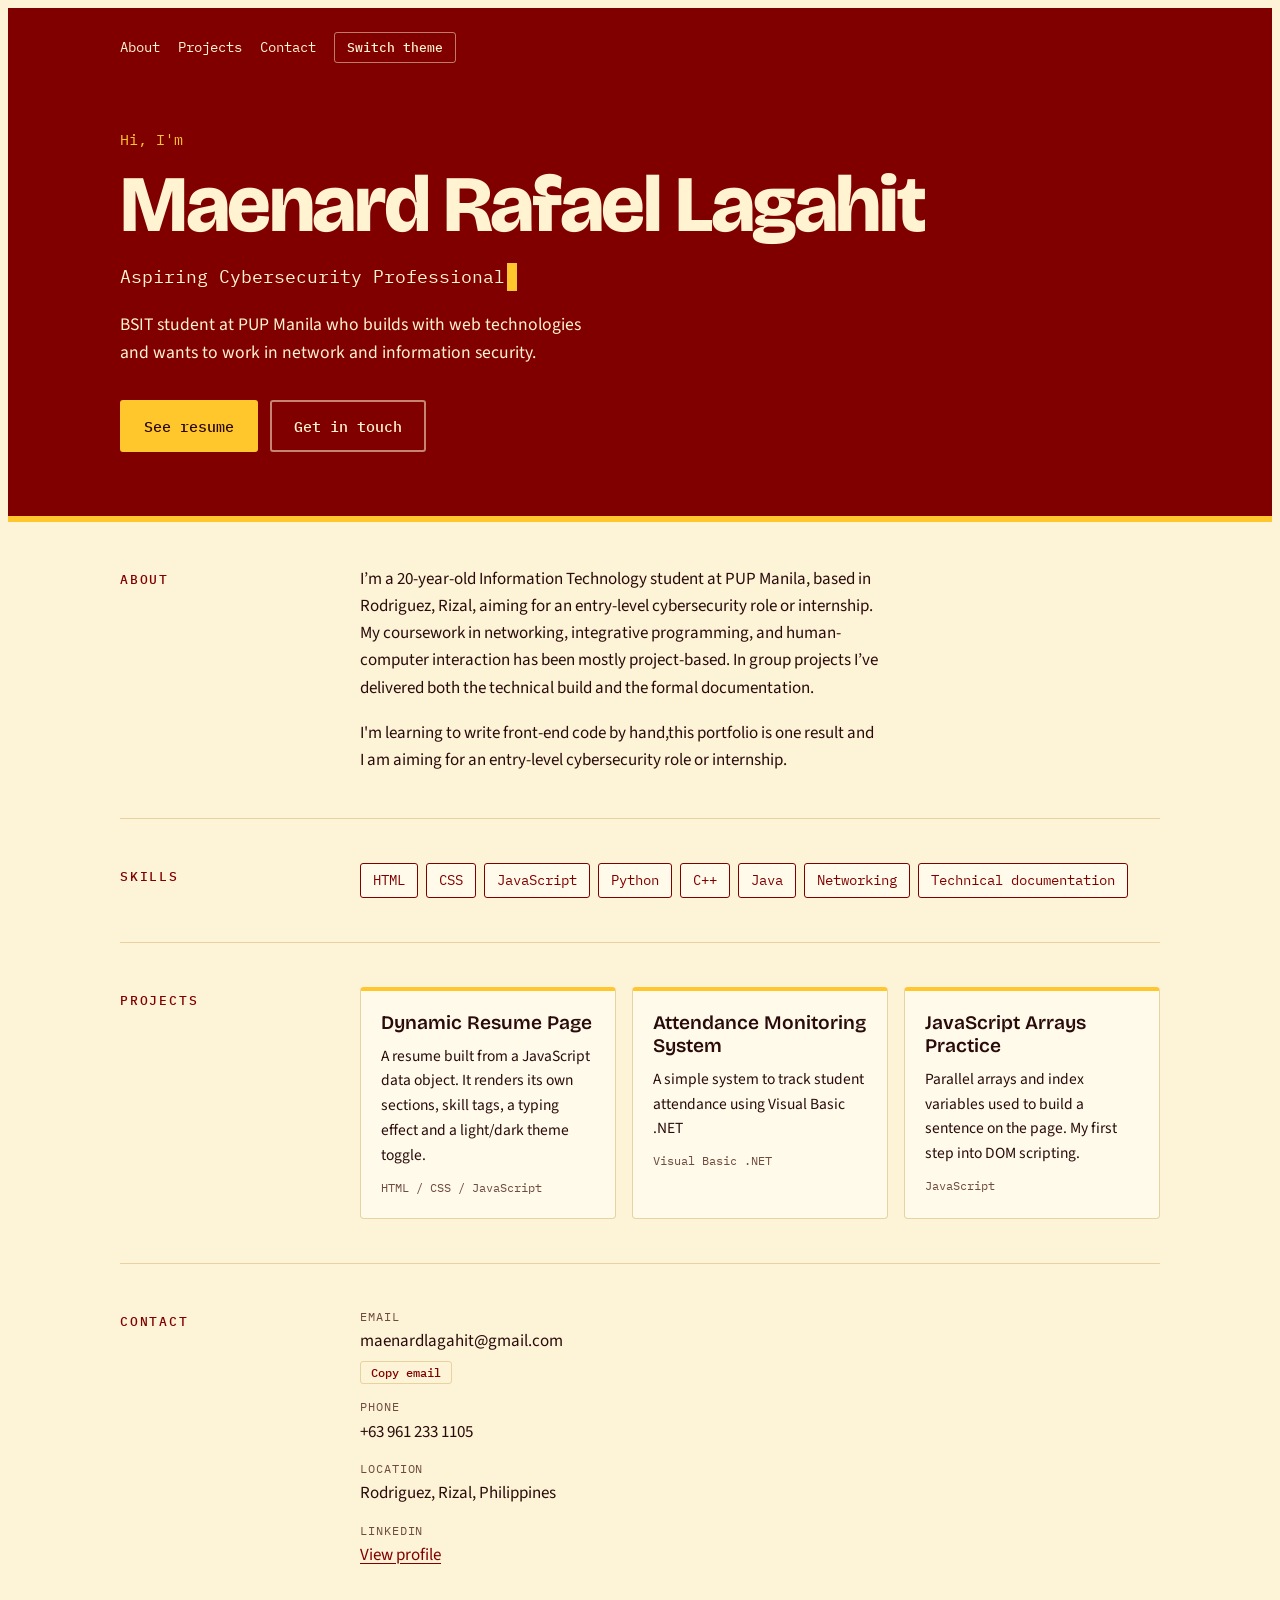
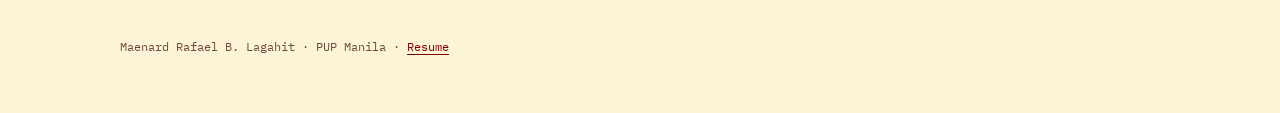
<file: index.html>
<!doctype html>
<html lang="en">
<head>
<meta charset="utf-8">
<meta name="viewport" content="width=device-width, initial-scale=1">
<title>Maenard Rafael Lagahit Portfolio</title>
<link rel="preconnect" href="https://fonts.googleapis.com">
<link rel="preconnect" href="https://fonts.gstatic.com" crossorigin>
<link href="https://fonts.googleapis.com/css2?family=Bricolage+Grotesque:wght@600;800&family=Source+Sans+3:wght@400;600&family=IBM+Plex+Mono:wght@400;500&display=swap" rel="stylesheet">
<link rel="stylesheet" href="style_1.css ">

</head>
<body>
<div class="progress" id="progress"></div>
<header class="hero">
  <div class="wrap">
    <nav class="nav" aria-label="Page">
        <div class="nav-right">
        <a href="#about">About</a>
        <a href="#projects">Projects</a>
        <a href="#contact">Contact</a>
        <button class="theme-btn" id="themeBtn" type="button">Switch theme</button>
      </div>
    </nav>
    <p class="eyebrow">Hi, I'm</p>
    <h1>Maenard Rafael Lagahit</h1>
    <p class="role"><span id="role">Aspiring Cybersecurity Professional</span><span class="cursor" aria-hidden="true">&nbsp;</span></p>
    <p class="lede">BSIT student at PUP Manila who builds with web technologies and wants to work in network and information security.</p>
    <div class="actions">
      <a class="btn primary" href="resume.html" target="_blank" rel="noopener">See resume</a>
      <a class="btn ghost" href="#contact">Get in touch</a>
    </div>
  </div>
</header>

<div class="wrap">
  <section id="about">
    <h2>About</h2>
    <div class="stack">
       <p>I’m a 20-year-old Information Technology student at PUP Manila, based in Rodriguez, Rizal, aiming for an entry-level cybersecurity role or internship. My coursework in networking, integrative programming, and human-computer interaction has been mostly project-based. In group projects I’ve delivered both the technical build and the formal documentation.</p>
      <p>I'm learning to write front-end code by hand,this portfolio is one result and I am aiming for an entry-level cybersecurity role or internship.</p>
    </div>
  </section>

  <section id="skills">
    <h2>Skills</h2>
    <ul class="tags" id="skillTags"></ul>
  </section>

  <section id="projects">
    <h2>Projects</h2>
    <div class="projects" id="projectList"></div>
  </section>

  <section id="contact">
    <h2>Contact</h2>
    <ul class="contact">
      <li><span class="label">Email</span><span class="val" id="emailVal">maenardlagahit@gmail.com</span><button class="copy" type="button" id="copyBtn">Copy email</button></li>
      <li><span class="label">Phone</span><span class="val">+63 961 233 1105</span></li>
      <li><span class="label">Location</span><span class="val">Rodriguez, Rizal, Philippines</span></li>
      <li><span class="label">LinkedIn</span><a class="val" href="https://www.linkedin.com/in/maenard-rafael-lagahit-914b9a384" target="_blank" rel="noopener">View profile</a></li>
    </ul>
  </section>

  <footer>Maenard Rafael B. Lagahit &middot; PUP Manila &middot; <a href="resume_1.css" target="_blank" rel="noopener">Resume</a></footer>
</div>

<script>
  const data = {
    roles: ["Aspiring Cybersecurity Professional", "BSIT Student", "Network Security Enthusiast"],
    skills: ["HTML", "CSS", "JavaScript", "Python", "C++", "Java", "Networking", "Technical documentation"],
    projects: [
      { title: "Dynamic Resume Page", text: "A resume built from a JavaScript data object. It renders its own sections, skill tags, a typing effect and a light/dark theme toggle.", stack: "HTML / CSS / JavaScript" },
      { title: "Attendance Monitoring System", text: "A simple system to track student attendance using Visual Basic .NET", stack: "Visual Basic .NET" },
      { title: "JavaScript Arrays Practice", text: "Parallel arrays and index variables used to build a sentence on the page. My first step into DOM scripting.", stack: "JavaScript" }
    ]
  };
  const $ = id => document.getElementById(id);
  const esc = s => String(s).replace(/[&<>"]/g, c => ({ "&": "&amp;", "<": "&lt;", ">": "&gt;", '"': "&quot;" }[c]));

  $("skillTags").innerHTML = data.skills.map(s => `<li>${esc(s)}</li>`).join("");
  $("projectList").innerHTML = data.projects.map(p =>
    `<article class="project"><h3>${esc(p.title)}</h3><p>${esc(p.text)}</p><span class="stackline">${esc(p.stack)}</span></article>`).join("");

  $("copyBtn").onclick = async () => {
    const btn = $("copyBtn");
    try {
      await navigator.clipboard.writeText($("emailVal").textContent);
      btn.textContent = "Copied";
    } catch (e) {
      const r = document.createRange(); r.selectNodeContents($("emailVal"));
      const s = getSelection(); s.removeAllRanges(); s.addRange(r);
      btn.textContent = "Press copy";
    }
    setTimeout(() => (btn.textContent = "Copy email"), 1800);
  };

  // Typing effect sa taas
  const roleEl = $("role");
  if (!matchMedia("(prefers-reduced-motion: reduce)").matches) {
    let t = 0, c = data.roles[0].length, deleting = true;
    const step = () => {
      const word = data.roles[t];
      roleEl.textContent = word.slice(0, c);
      if (!deleting && c < word.length) { c++; setTimeout(step, 80); }
      else if (!deleting) { deleting = true; setTimeout(step, 2200); }
      else if (c > 0) { c--; setTimeout(step, 35); }
      else { deleting = false; t = (t + 1) % data.roles.length; setTimeout(step, 250); }
    };
    setTimeout(step, 2200);
  }

  // Theme toggle 
  const root = document.documentElement;
  $("themeBtn").onclick = () => {
    const dark = root.dataset.theme ? root.dataset.theme === "dark" : matchMedia("(prefers-color-scheme: dark)").matches;
    root.dataset.theme = dark ? "light" : "dark";
  };

  // Scroll animations
  document.querySelectorAll(".tags, .projects").forEach(group => {
    [...group.children].forEach((child, i) => child.style.setProperty("--i", i));
  });
  const reduceMotion = matchMedia("(prefers-reduced-motion: reduce)").matches;
  if (!reduceMotion && "IntersectionObserver" in window) {
    const io = new IntersectionObserver(entries => {
      entries.forEach(e => {
        if (e.isIntersecting) { e.target.classList.add("in"); io.unobserve(e.target); }
      });
    }, { threshold: 0.12 });
    document.querySelectorAll("section, .tags, .projects").forEach(el => {
      el.classList.add("reveal");
      io.observe(el);
    });
  }

  // Scroll progress bar
  const bar = $("progress");
  const updateBar = () => {
    const max = document.documentElement.scrollHeight - innerHeight;
    bar.style.transform = `scaleX(${max > 0 ? scrollY / max : 0})`;
  };
  addEventListener("scroll", updateBar, { passive: true });
  updateBar();
</script>
</body>
</html>
</file>
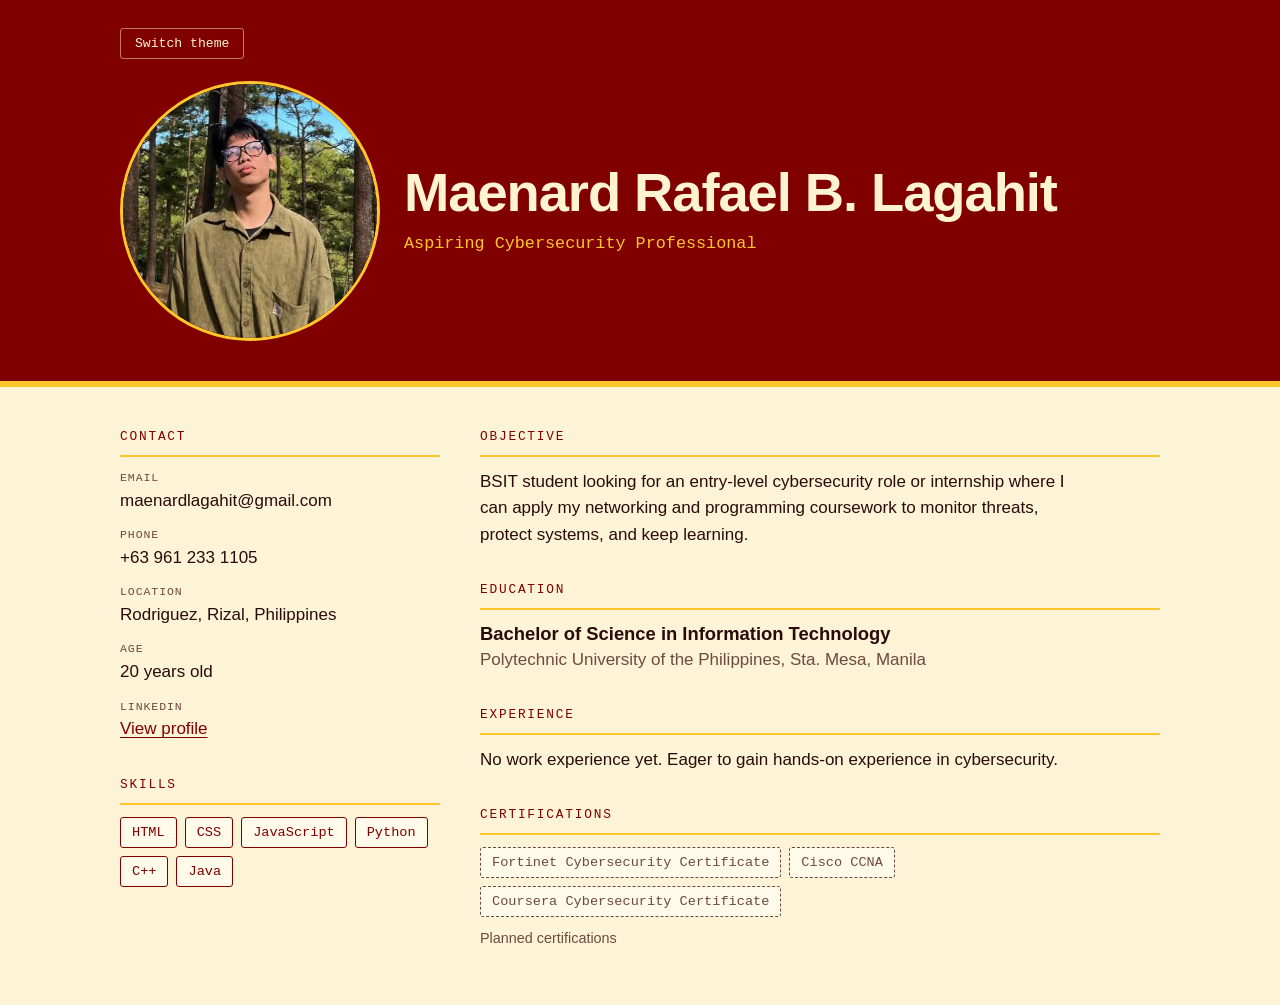
<file: resume.html>
<!doctype html>
<html lang="en">
<head>
<meta charset="utf-8">
<meta name="viewport" content="width=device-width, initial-scale=1, viewport-fit=cover">

<title>Maenard Rafael Lagahit Resume</title>
<link rel="stylesheet" href="resume_1.css">
</head>
<body>
<header class="band">
  <div class="wrap">
    <div class="topline">
       <button class="theme-btn" id="themeBtn" type="button">Switch theme</button>
    </div>
    <div class="id">
      <img class="photo" src="profile.jpg" alt="Photo">
      <div>
        <h1>Maenard Rafael B. Lagahit</h1>
        <p class="role">Aspiring Cybersecurity Professional</p>
      </div>
    </div>
  </div>
</header>

<div class="wrap">
  <main>
    <div class="col">
      <section>
        <h2>Contact</h2>
        <ul class="contact">
          <li><span class="label">Email</span><span class="val">maenardlagahit@gmail.com</span></li>
          <li><span class="label">Phone</span><span class="val">+63 961 233 1105</span></li>
          <li><span class="label">Location</span><span class="val">Rodriguez, Rizal, Philippines</span></li>
          <li><span class="label">Age</span><span class="val">20 years old</span></li>
          <li><span class="label">LinkedIn</span><a class="val" href="https://www.linkedin.com/in/maenard-rafael-lagahit-914b9a384" target="_blank" rel="noopener">View profile</a></li>
        </ul>
      </section>
      <section>
        <h2>Skills</h2>
        <ul class="tags">
          <li>HTML</li><li>CSS</li><li>JavaScript</li><li>Python</li><li>C++</li><li>Java</li>
        </ul>
      </section>
    </div>

    <div class="col">
      <section>
        <h2>Objective</h2>
        <p>BSIT student looking for an entry-level cybersecurity role or internship where I can apply my networking and programming coursework to monitor threats, protect systems, and keep learning.</p>
      </section>
      <section>
        <h2>Education</h2>
        <div class="entry">
          <h3>Bachelor of Science in Information Technology</h3>
          <span class="meta">Polytechnic University of the Philippines, Sta. Mesa, Manila</span>
        </div>
      </section>
      <section>
        <h2>Experience</h2>
        <p>No work experience yet. Eager to gain hands-on experience in cybersecurity.</p>
      </section>
      <section>
        <h2>Certifications</h2>
        <ul class="tags planned">
            <li>Fortinet Cybersecurity Certificate</li><li>Cisco CCNA</li><li>Coursera Cybersecurity Certificate</li>
        </ul>
        <p class="note">Planned certifications</p>
      </section>
    </div>
  </main>
</div>

<script>
  const root = document.documentElement;
  document.getElementById("themeBtn").onclick = () => {
    const dark = root.dataset.theme ? root.dataset.theme === "dark" : matchMedia("(prefers-color-scheme: dark)").matches;
    root.dataset.theme = dark ? "light" : "dark";
  };
</script>
</body>
</html>
</file>
<file: style_1.css>
/*Main layout */
:root {
  --bg: #fdf3d6;
  --surface: #fffaea;
  --fg: #2a0b0b;
  --muted: #6e4a3f;
  --line: #e6d3a0;
  --accent: #800000;
  --gold: #ffc72c;
  --on-gold: #2a0808;
  --band: #800000;
  --band-fg: #fff3d1;
  --font-display: "Bricolage Grotesque", "Arial Black", Arial, sans-serif;
  --font-body: "Source Sans 3", Arial, sans-serif;
  --font-mono: "IBM Plex Mono", "Courier New", monospace;
}

/* Dark mode */
@media (prefers-color-scheme: dark) {
  :root:not([data-theme="light"]) {
    --bg: #1a0606; --surface: #290d0d; --fg: #f8ede2; --muted: #cfaa9a;
    --line: #4d2222; --accent: #ffc72c; --band: #5f0000; --band-fg: #fff3d1;
    color-scheme: dark;
  }
}
:root[data-theme="dark"] {
  --bg: #1a0606; --surface: #290d0d; --fg: #f8ede2; --muted: #cfaa9a;
  --line: #4d2222; --accent: #ffc72c; --band: #5f0000; --band-fg: #fff3d1;
  color-scheme: dark;
}

/*Box sizing and body */
* { box-sizing: border-box; }
html { scroll-behavior: smooth; }
body {
  background: var(--bg);
  color: var(--fg);
  font-family: var(--font-body);
  font-size: 17px;
  line-height: 1.6;
  padding-left: max(16px, env(safe-area-inset-left, 0px));
  padding-right: max(16px, env(safe-area-inset-right, 0px));
  padding-block: 0 48px;
}
.wrap { max-width: 1040px; margin: 0 auto; }

a { color: var(--accent); text-underline-offset: 3px; }
a:focus-visible, button:focus-visible { outline: 3px solid var(--gold); outline-offset: 2px; }
p { margin: 0; max-width: 65ch; }


.hero {
  background: var(--band);
  color: var(--band-fg);
  margin-inline: calc(-1 * max(16px, env(safe-area-inset-left, 0px)));
  padding: 24px max(16px, env(safe-area-inset-right, 0px)) 64px max(16px, env(safe-area-inset-left, 0px));
  border-bottom: 6px solid var(--gold);
}

.nav { display: flex; justify-content: space-between; align-items: center; gap: 12px; flex-wrap: wrap; margin-bottom: 64px; }

.nav .prompt { font-family: var(--font-mono); font-size: 0.9rem; color: var(--gold); margin: 0; }

.nav-right { display: flex; gap: 18px; align-items: center; flex-wrap: wrap; }

.nav a { color: var(--band-fg); font-family: var(--font-mono); font-size: 0.85rem; text-decoration: none; }

.nav a:hover { color: var(--gold); text-decoration: underline; }

.theme-btn {

  font: 500 0.82rem var(--font-mono);
  background: transparent; color: var(--band-fg);
  border: 1px solid rgba(255, 243, 209, 0.5);
  padding: 6px 12px; border-radius: 3px; cursor: pointer;
}
.theme-btn:hover { background: var(--gold); color: var(--on-gold); border-color: var(--gold); }

.eyebrow { font-family: var(--font-mono); font-size: 0.95rem; color: var(--gold); margin: 0 0 14px; }

h1 {
  font-family: var(--font-display); font-weight: 800;
  font-size: clamp(2.4rem, 8vw, 5rem); line-height: 1; letter-spacing: -0.03em;
  margin: 0; text-wrap: balance;
}

.role { font-family: var(--font-mono); font-size: 1.1rem; margin: 18px 0 0; min-height: 1.7em; }

.cursor { display: inline-block; width: 0.55em; background: var(--gold); margin-left: 2px; animation: blink 1s steps(1) infinite; }

@keyframes blink { 50% { opacity: 0; } }

.lede { margin-top: 18px; font-size: 1.1rem; max-width: 52ch; }

.actions { display: flex; flex-wrap: wrap; gap: 12px; margin-top: 32px; }

.btn {
  display: inline-block; font-family: var(--font-mono); font-weight: 500; font-size: 0.95rem;
  padding: 12px 22px; border-radius: 3px; text-decoration: none; border: 2px solid var(--gold);
}

.btn.primary { background: var(--gold); color: var(--on-gold); }

.btn.primary:hover { background: var(--band-fg); border-color: var(--band-fg); }

.btn.ghost { color: var(--band-fg); border-color: rgba(255, 243, 209, 0.55); }

.btn.ghost:hover { border-color: var(--gold); color: var(--gold); }


/* sections */
section { display: grid; grid-template-columns: minmax(0, 200px) minmax(0, 1fr); gap: 24px 40px; padding: 44px 0; border-bottom: 1px solid var(--line); }
section:last-of-type { border-bottom: 0; }
@media (max-width: 700px) { section { grid-template-columns: minmax(0, 1fr); gap: 14px; padding: 34px 0; } }
h2 {
  font-family: var(--font-mono); font-weight: 500; font-size: 0.8rem;
  letter-spacing: 0.14em; text-transform: uppercase;
  color: var(--accent); margin: 4px 0 0;
}
.stack { display: grid; gap: 18px; min-width: 0; }

.tags { display: flex; flex-wrap: wrap; gap: 8px; margin: 0; padding: 0; list-style: none; }

.tags li {
  font-family: var(--font-mono); font-size: 0.88rem;
  border: 1px solid var(--accent); color: var(--accent);
  padding: 5px 12px; border-radius: 3px; background: var(--surface);
  transition: background 0.15s, color 0.15s;
}
.tags li:hover { background: var(--accent); color: var(--bg); }

.projects { display: grid; grid-template-columns: repeat(auto-fit, minmax(240px, 1fr)); gap: 16px; }

.project { background: var(--surface); border: 1px solid var(--line); border-top: 4px solid var(--gold); border-radius: 4px; padding: 20px; display: grid; gap: 10px; align-content: start; min-width: 0; }

.project h3 { font-family: var(--font-display); font-weight: 600; font-size: 1.2rem; margin: 0; line-height: 1.2; }

.project p { font-size: 0.97rem; }

.project .stackline { font-family: var(--font-mono); font-size: 0.78rem; color: var(--muted); }

.contact { list-style: none; margin: 0; padding: 0; display: grid; gap: 14px; }

.contact li { display: grid; gap: 2px; min-width: 0; }

.label { font-family: var(--font-mono); font-size: 0.72rem; letter-spacing: 0.08em; text-transform: uppercase; color: var(--muted); }

.val { overflow-wrap: anywhere; }

.copy {
  margin-top: 4px; justify-self: start;
  font: 500 0.75rem var(--font-mono);
  background: transparent; color: var(--accent);
  border: 1px solid var(--line); padding: 3px 10px; border-radius: 3px; cursor: pointer;
}
.copy:hover { border-color: var(--accent); }
footer { font-family: var(--font-mono); font-size: 0.78rem; color: var(--muted); padding-top: 24px; }

@media (prefers-reduced-motion: reduce) { .cursor { animation: none; } html { scroll-behavior: auto; } * { transition: none !important; } }

/* ===== Animations ===== */
@keyframes rise { from { opacity: 0; transform: translateY(22px); } to { opacity: 1; transform: none; } }
@keyframes pop  { from { opacity: 0; transform: scale(0.85); } to { opacity: 1; transform: none; } }

/* Hero: elements rise in one after another on load */
.hero .wrap > * { animation: rise 0.7s ease backwards; }
.hero .wrap > :nth-child(1) { animation-delay: 0.05s; }
.hero .wrap > :nth-child(2) { animation-delay: 0.20s; }
.hero .wrap > :nth-child(3) { animation-delay: 0.35s; }
.hero .wrap > :nth-child(4) { animation-delay: 0.50s; }
.hero .wrap > :nth-child(5) { animation-delay: 0.65s; }
.hero .wrap > :nth-child(6) { animation-delay: 0.80s; }

/* fade up when scrolled  */
section.reveal { opacity: 0; transform: translateY(28px); transition: opacity 0.7s ease, transform 0.7s ease; }
section.reveal.in { opacity: 1; transform: none; }

/* Skill tags pop in one by one */
.tags.reveal:not(.in) li { opacity: 0; }
.tags.reveal.in li { animation: pop 0.4s ease backwards; animation-delay: calc(var(--i, 0) * 60ms); }
.tags li:hover { transform: translateY(-3px); }
.tags li { transition: background 0.15s, color 0.15s, transform 0.15s; }

/* Project cards stagger in, then lift on hover */
.projects.reveal:not(.in) .project { opacity: 0; }
.projects.reveal.in .project { animation: rise 0.6s ease backwards; animation-delay: calc(var(--i, 0) * 120ms); }
.project { transition: transform 0.2s ease, box-shadow 0.2s ease; }
.project:hover { transform: translateY(-6px); box-shadow: 0 12px 24px rgba(42, 8, 8, 0.2); }

/* Buttons and nav links */
.btn { transition: transform 0.15s ease, background 0.15s, color 0.15s, border-color 0.15s; }
.btn:hover { transform: translateY(-3px); }
.nav-right a { background: linear-gradient(var(--gold), var(--gold)) 0 100% / 0 2px no-repeat; transition: background-size 0.25s ease, color 0.15s; text-decoration: none !important; }
.nav-right a:hover { background-size: 100% 2px; }

/* Scroll progress bar */
.progress { position: fixed; top: 0; left: 0; right: 0; height: 4px; background: var(--gold); transform: scaleX(0); transform-origin: 0 50%; z-index: 20; }

@media (prefers-reduced-motion: reduce) {
  .hero .wrap > *, .tags.reveal.in li, .projects.reveal.in .project { animation: none; }
  section.reveal, .tags.reveal:not(.in) li, .projects.reveal:not(.in) .project { opacity: 1; transform: none; }
  .progress { display: none; }
}
</file>
<file: resume_1.css>
/*Main layout */
:root {
  --bg: #fdf3d6;
  --surface: #fffaea;
  --fg: #2a0b0b;
  --muted: #6e4a3f;
  --line: #e6d3a0;
  --accent: #800000;
  --gold: #ffc72c;
  --on-gold: #2a0808;
  --band: #800000;
  --band-fg: #fff3d1;
  --font-display: "Bricolage Grotesque", "Arial Black", Arial, sans-serif;
  --font-body: "Source Sans 3", Arial, sans-serif;
  --font-mono: "IBM Plex Mono", "Courier New", monospace;
  color-scheme: light;
}

/* Dark mode */
@media (prefers-color-scheme: dark) {
  :root:not([data-theme="light"]) {
    --bg: #1a0606; --surface: #290d0d; --fg: #f8ede2; --muted: #cfaa9a;
    --line: #4d2222; --accent: #ffc72c; --band: #5f0000; --band-fg: #fff3d1;
    color-scheme: dark;
  }
}
:root[data-theme="dark"] {
  --bg: #1a0606; --surface: #290d0d; --fg: #f8ede2; --muted: #cfaa9a;
  --line: #4d2222; --accent: #ffc72c; --band: #5f0000; --band-fg: #fff3d1;
  color-scheme: dark;
}
* { box-sizing: border-box; }
html { padding-top: env(safe-area-inset-top, 0px); padding-bottom: env(safe-area-inset-bottom, 0px); background: var(--bg); }
body {
  margin: 0;
  background: var(--bg);
  color: var(--fg);
  font-family: var(--font-body);
  font-size: 17px;
  line-height: 1.55;
  padding-left: max(16px, env(safe-area-inset-left, 0px));
  padding-right: max(16px, env(safe-area-inset-right, 0px));
  padding-block: 0 56px;
}
.wrap { max-width: 1040px; margin: 0 auto; }
a { color: var(--accent); text-underline-offset: 3px; }
a:focus-visible, button:focus-visible { outline: 3px solid var(--gold); outline-offset: 2px; }

.band {
  background: var(--band);
  color: var(--band-fg);
  margin-inline: calc(-1 * max(16px, env(safe-area-inset-left, 0px)));
  padding: 28px max(16px, env(safe-area-inset-right, 0px)) 40px max(16px, env(safe-area-inset-left, 0px));
  border-bottom: 6px solid var(--gold);
}
.band .wrap { display: grid; gap: 22px; }
.topline { display: flex; justify-content: space-between; align-items: center; gap: 12px; flex-wrap: wrap; }
.prompt { font-family: var(--font-mono); font-size: 0.9rem; color: var(--gold); margin: 0; }
.theme-btn {
  font: 500 0.82rem var(--font-mono);
  background: transparent; color: var(--band-fg);
  border: 1px solid rgba(255, 243, 209, 0.5);
  padding: 7px 14px; border-radius: 3px; cursor: pointer;
}

.theme-btn:hover { background: var(--gold); color: var(--on-gold); border-color: var(--gold); }

.id { display: flex; gap: 24px; align-items: center; flex-wrap: wrap; }

.mono {
  width: 104px; height: 104px; flex: none; display: grid; place-items: center;
  background: var(--gold); color: var(--on-gold);
  font: 800 2.4rem var(--font-display); border-radius: 50%; letter-spacing: -0.02em;
}

.photo {
  width: 260px;
  height: 260px;
  flex: none;
  border-radius: 50%;     
  object-fit: cover;       
  border: 3px solid var(--gold);
}

h1 { font-family: var(--font-display); font-weight: 800; font-size: clamp(2rem, 6vw, 3.4rem); line-height: 1.02; margin: 0; letter-spacing: -0.02em; text-wrap: balance; }

.role { font-family: var(--font-mono); font-size: 1.05rem; margin: 10px 0 0; color: var(--gold); }

main { display: grid; grid-template-columns: minmax(0, 320px) minmax(0, 1fr); gap: 40px; padding-top: 40px; }
@media (max-width: 760px) { main { grid-template-columns: minmax(0, 1fr); gap: 32px; } }

.col { display: grid; gap: 32px; align-content: start; min-width: 0; }
h2 {
  font-family: var(--font-mono); font-weight: 500; font-size: 0.8rem;
  letter-spacing: 0.14em; text-transform: uppercase; color: var(--accent);
  margin: 0 0 12px; padding-bottom: 8px; border-bottom: 2px solid var(--gold);
}

p { margin: 0; max-width: 65ch; }

.contact { list-style: none; margin: 0; padding: 0; display: grid; gap: 12px; }

.contact li { display: grid; gap: 1px; min-width: 0; }
.label { font-family: var(--font-mono); font-size: 0.72rem; letter-spacing: 0.08em; text-transform: uppercase; color: var(--muted); }

.val { overflow-wrap: anywhere; }

.tags { display: flex; flex-wrap: wrap; gap: 8px; margin: 0; padding: 0; list-style: none; }


.tags li { font-family: var(--font-mono); font-size: 0.85rem; border: 1px solid var(--accent); color: var(--accent); padding: 4px 11px; border-radius: 3px; background: var(--surface); }

.tags.planned li { border-style: dashed; color: var(--muted); border-color: var(--muted); }

.entry { display: grid; gap: 2px; }

.entry h3 { font-family: var(--font-display); font-weight: 600; font-size: 1.15rem; margin: 0; line-height: 1.25; }

.entry .meta { color: var(--muted); }

.note { font-size: 0.9rem; color: var(--muted); margin-top: 10px; }

/* ===== Animations ===== */
@keyframes rise { from { opacity: 0; transform: translateY(20px); } to { opacity: 1; transform: none; } }
@keyframes pop  { from { opacity: 0; transform: scale(0.85); } to { opacity: 1; transform: none; } }

.band .wrap > * { animation: rise 0.7s ease backwards; }
.band .wrap > :nth-child(2) { animation-delay: 0.15s; }

.photo, .mono { animation: pop 0.6s ease 0.3s backwards; }

main .col > section { animation: rise 0.7s ease backwards; }
main .col:nth-child(1) > section:nth-child(1) { animation-delay: 0.35s; }
main .col:nth-child(1) > section:nth-child(2) { animation-delay: 0.50s; }
main .col:nth-child(2) > section:nth-child(1) { animation-delay: 0.40s; }
main .col:nth-child(2) > section:nth-child(2) { animation-delay: 0.55s; }
main .col:nth-child(2) > section:nth-child(3) { animation-delay: 0.70s; }
main .col:nth-child(2) > section:nth-child(4) { animation-delay: 0.85s; }

.tags li { transition: background 0.15s, color 0.15s, transform 0.15s; }
.tags li:hover { transform: translateY(-3px); background: var(--accent); color: var(--bg); }

@media (prefers-reduced-motion: reduce) {
  .band .wrap > *, .photo, .mono, main .col > section { animation: none; }
}
</file>
